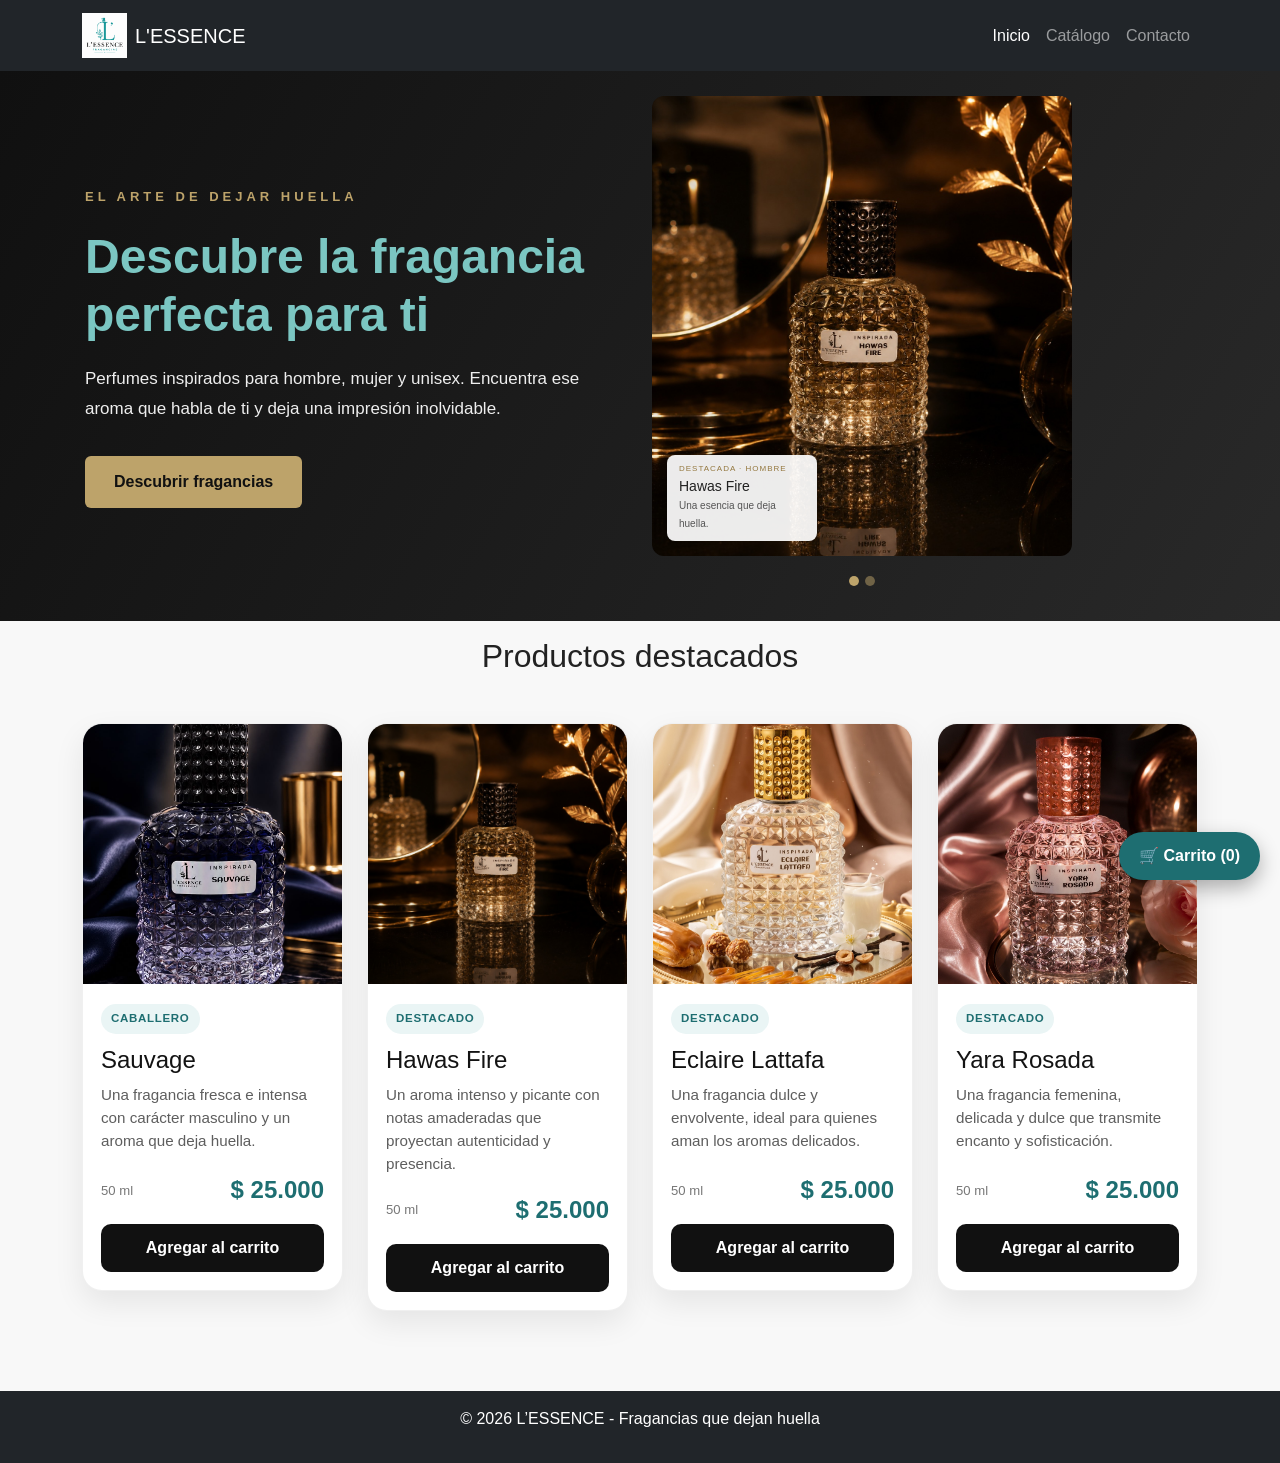
<file: index.html>
<!DOCTYPE html>
<html lang="es">

<head>

    <meta charset="UTF-8">
    <meta name="viewport" content="width=device-width, initial-scale=1.0">

    <title>L'ESSENCE</title>

    <!-- <link rel="stylesheet" href="css/estilos.css"> -->
    <link href="https://cdn.jsdelivr.net/npm/bootstrap@5.3.7/dist/css/bootstrap.min.css" rel="stylesheet">
    <link rel="stylesheet" href="css/estilos.css">

</head>


<body>




        <nav class="navbar navbar-expand-lg navbar-dark bg-dark">

            <div class="container">

                <a class="navbar-brand d-flex align-items-center" href="index.html">

                    <img src="img/Logo.png" class="logo-navbar" alt="Logo L'ESSENCE">

                    <span class="ms-2">L'ESSENCE</span>

                </a>

                <button class="navbar-toggler" type="button" data-bs-toggle="collapse" data-bs-target="#menu">

                    <span class="navbar-toggler-icon"></span>

                </button>


                <div class="collapse navbar-collapse" id="menu">


                    <ul class="navbar-nav ms-auto">


                        <li class="nav-item">
                            <a class="nav-link active" href="index.html">
                                Inicio
                            </a>
                        </li>


                        <li class="nav-item">
                            <a class="nav-link" href="catalogo.html">
                                Catálogo
                            </a>
                        </li>


                        <!-- <li class="nav-item">
                            <a class="nav-link" href="nosotros.html">
                                Nosotros
                            </a>
                        </li> boton parte superior -->


                        <li class="nav-item">
                            <a class="nav-link" target="_blank" href="https://api.whatsapp.com/send?phone=573053838176&text=Hola estoy interesado en perfumes">
                                Contacto
                            </a>
                        </li>

<!-- 
                        <li class="nav-item">
                            <a class="nav-link" href="login.html">
                                Ingresar
                            </a>
                        </li> Boton parte superior-->


                    </ul>


                </div>

            </div>

        </nav>



       
<section class="hero">
    <div class="container">
        <div class="row align-items-center">

            <div class="col-lg-6 hero-text">
                <span class="hero-subtitle">
                    EL ARTE DE DEJAR HUELLA
                </span>

                <h1>
                    Descubre la fragancia perfecta para ti
                </h1>

                <p>
                    Perfumes inspirados para hombre, mujer y unisex.
                    Encuentra ese aroma que habla de ti y deja
                    una impresión inolvidable.
                </p>

                <a href="catalogo.html"
                   class="btn btn-ver-perfumes">
                    Descubrir fragancias
                </a>
            </div>

            <div class="col-lg-6 hero-imagen">

    <div id="carruselDestacados"
         class="carousel slide carousel-fade hero-foto"
         data-bs-ride="carousel"
         data-bs-interval="4000">

        <div class="carousel-indicators">
            <button type="button" data-bs-target="#carruselDestacados"
                    data-bs-slide-to="0" class="active"></button>
            <button type="button" data-bs-target="#carruselDestacados"
                    data-bs-slide-to="1"></button>
        </div>

        <div class="carousel-inner">

            <!-- Hawas Fire (hombre) -->
            <div class="carousel-item active">
                <img src="img/perfumes/HawasFire.jpeg"
                     alt="Perfume Hawas Fire de L'ESSENCE"
                     class="perfume-principal">

                <div class="info-perfume">
                    <span>DESTACADA · HOMBRE</span>
                    <h3>Hawas Fire</h3>
                    <p>Una esencia que deja huella.</p>
                </div>
            </div>

            <!-- Yara (mujer) -->
            <div class="carousel-item">
                <img src="img/perfumes/Yara.jpeg"
                     alt="Perfume Yara de L'ESSENCE"
                     class="perfume-principal">

                <div class="info-perfume">
                    <span>DESTACADA · MUJER</span>
                    <h3>Yara</h3>
                    <p>Dulce, suave y delicada.</p>
                </div>
            </div>

        </div>
    </div>

</div>
</section>




        <section class="container py-3">


            <h2 class="text-center mb-5">
                Productos destacados
            </h2>



            <div class="row" id="productos-destacados"> </div> <!-- columna -->
        </section>
            <footer class="bg-dark text-white text-center p-3">

                <p>
                    © 2026 L’ESSENCE - Fragancias que dejan huella
                </p>

            </footer>
            


            <script src="https://cdn.jsdelivr.net/npm/bootstrap@5.3.7/dist/js/bootstrap.bundle.min.js"></script>
            <script src="js/catalog.js"></script>


    </body>

</html>
</file>
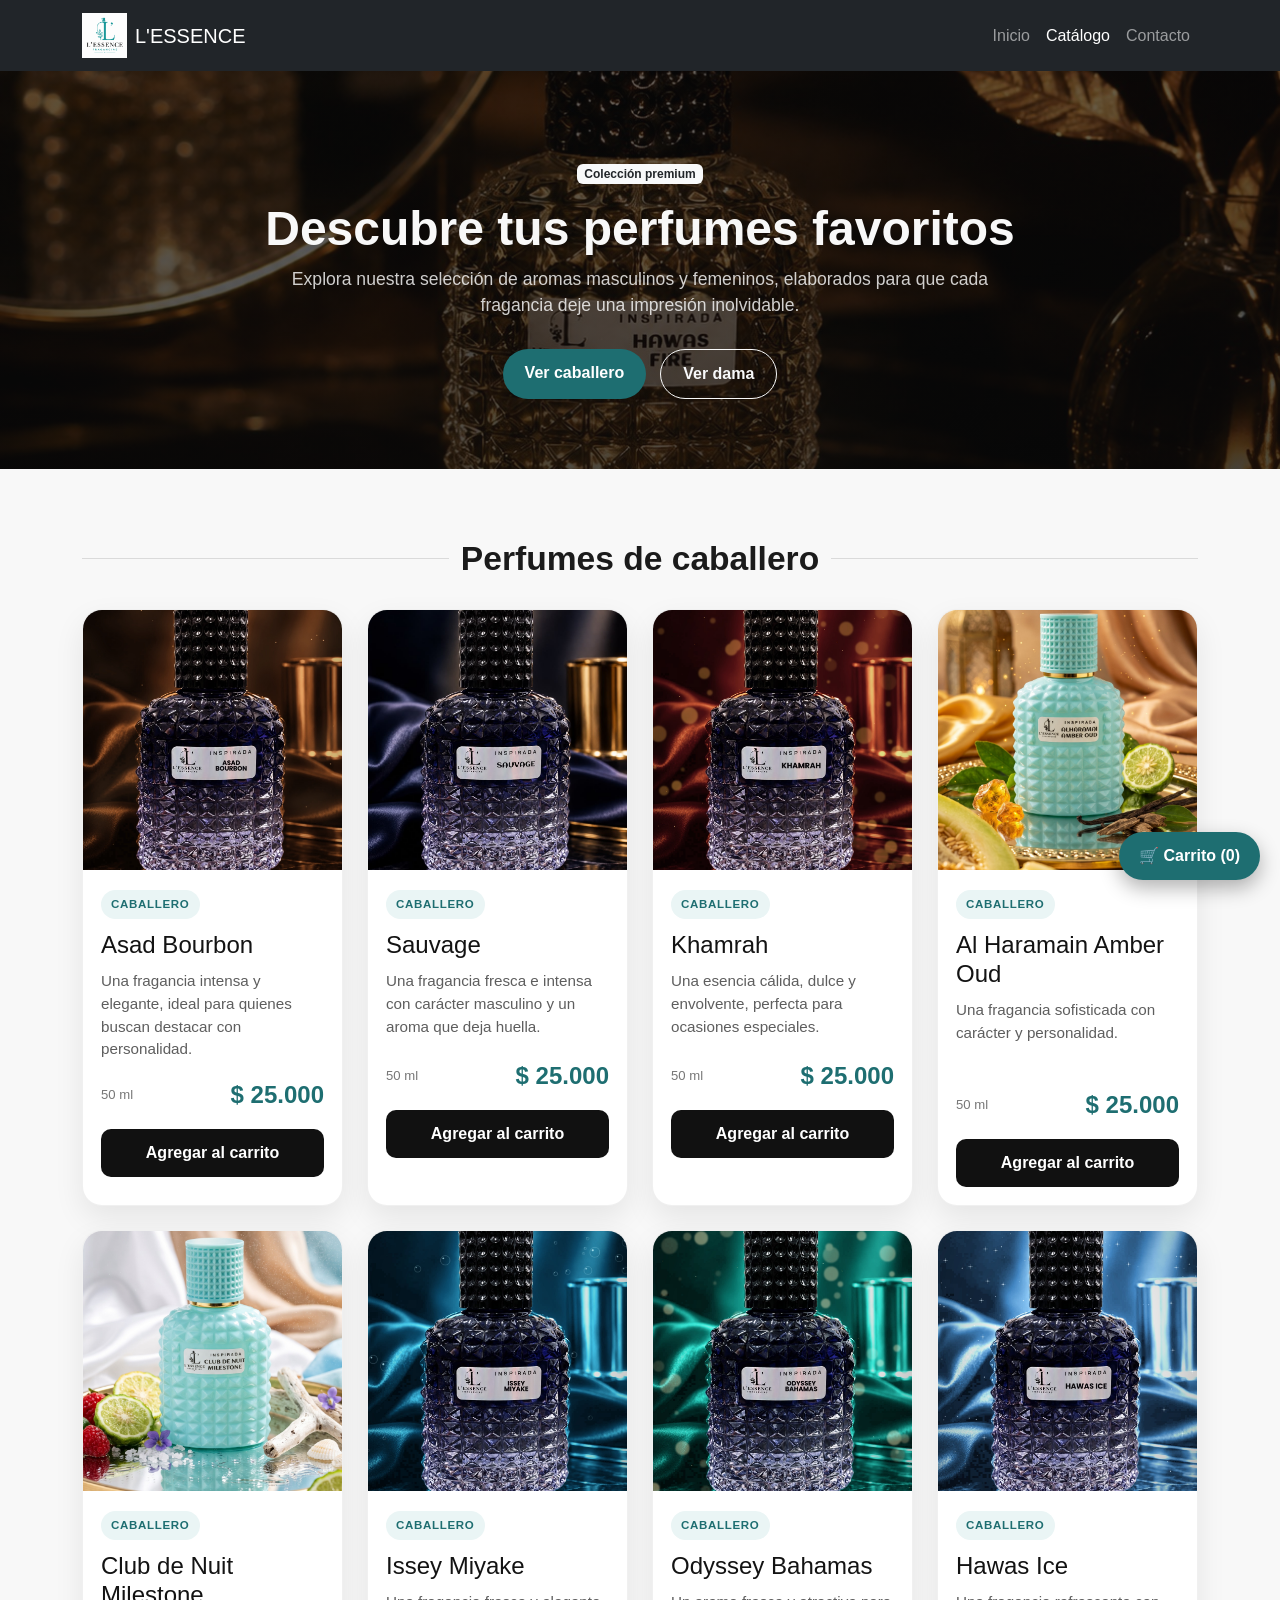
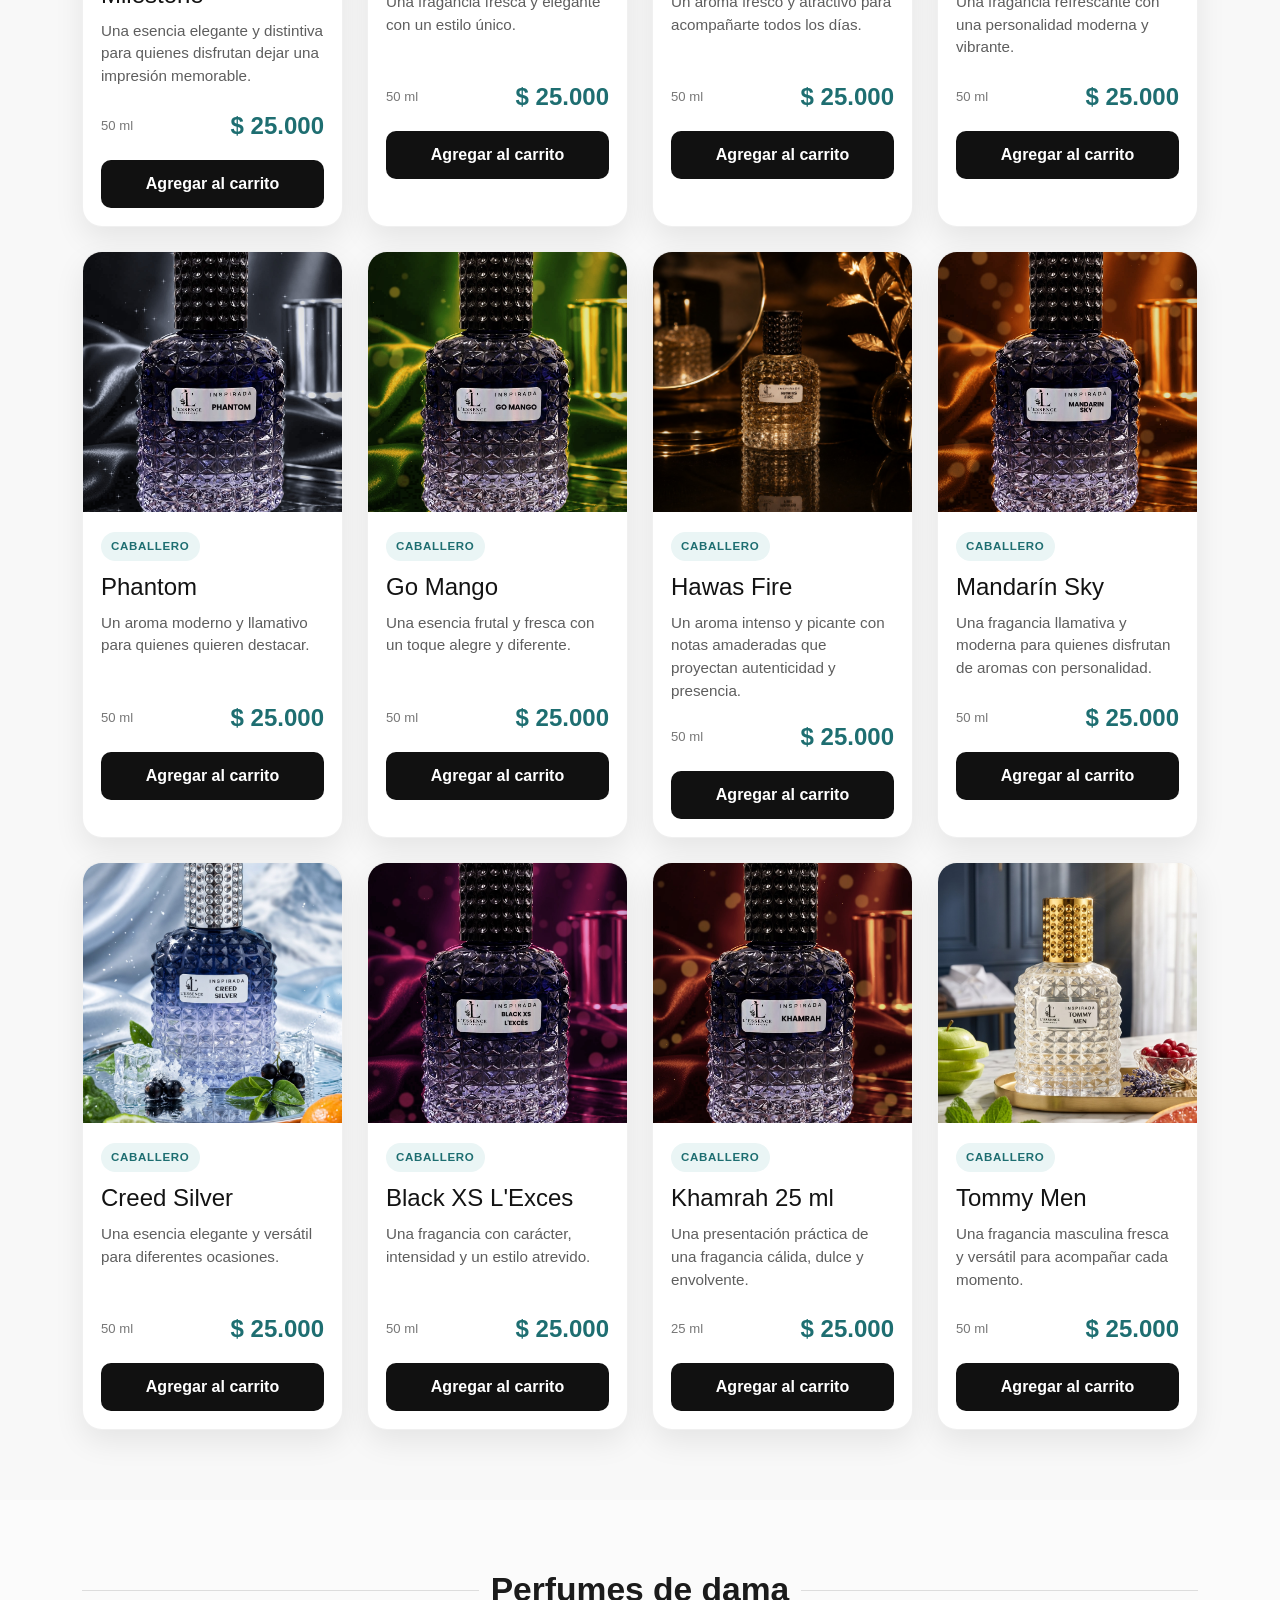
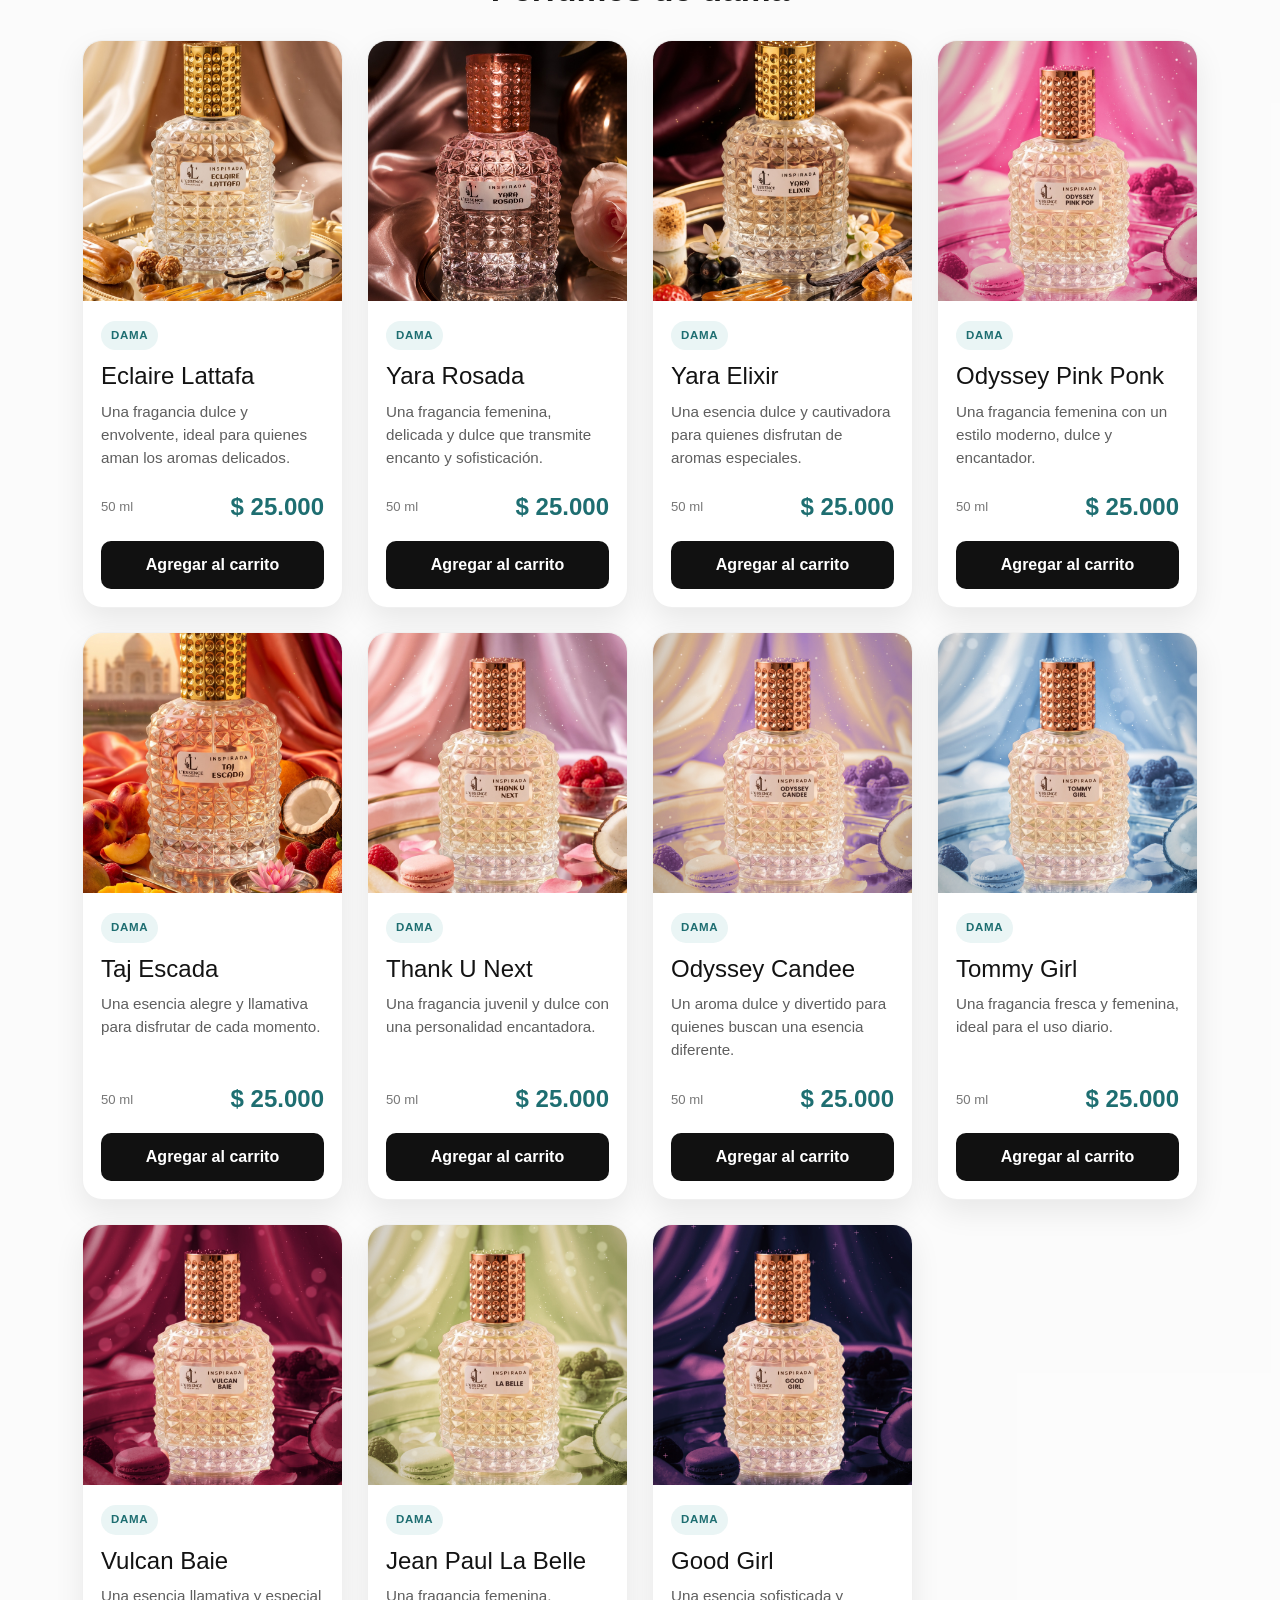
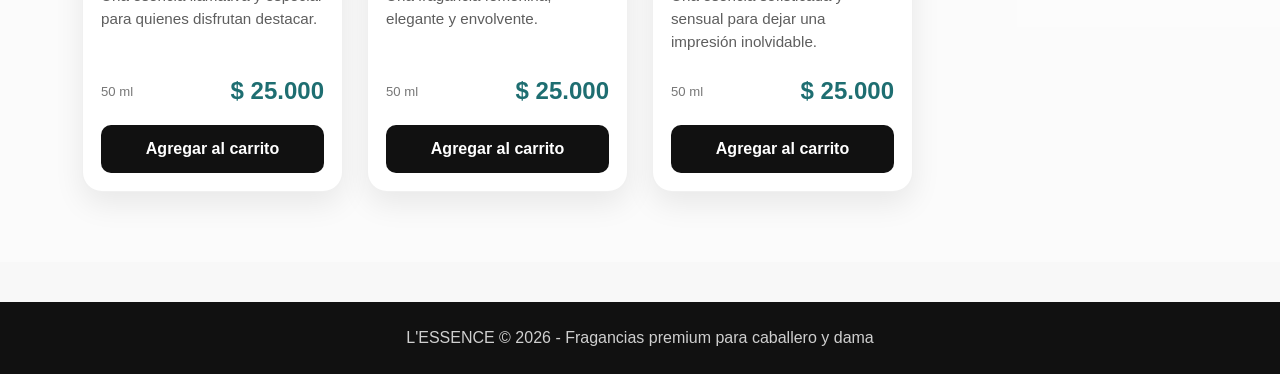
<file: catalogo.html>
<!DOCTYPE html>
<html lang="es">
<head>
    <meta charset="UTF-8">
    <meta name="viewport" content="width=device-width, initial-scale=1.0">
    <title>Catálogo | L'ESSENCE</title>
    <link href="https://cdn.jsdelivr.net/npm/bootstrap@5.3.7/dist/css/bootstrap.min.css" rel="stylesheet">
    <link rel="stylesheet" href="css/estilos.css">
</head>
<body>

    <nav class="navbar navbar-expand-lg navbar-dark bg-dark">
        <div class="container">
            <a class="navbar-brand d-flex align-items-center" href="index.html">
                <img src="img/Logo.png" class="logo-navbar" alt="Logo L'ESSENCE">
                <span class="ms-2">L'ESSENCE</span>
            </a>

            <button class="navbar-toggler" type="button" data-bs-toggle="collapse" data-bs-target="#menu">
                <span class="navbar-toggler-icon"></span>
            </button>

            <div class="collapse navbar-collapse" id="menu">
                <ul class="navbar-nav ms-auto">
                    <li class="nav-item"><a class="nav-link" href="index.html">Inicio</a></li>
                    <li class="nav-item"><a class="nav-link active" href="catalogo.html">Catálogo</a></li>
                    <li class="nav-item"><a class="nav-link" target="_blank" href="https://api.whatsapp.com/send?phone=573053838176&text=Hola estoy interesado en perfumes">Contacto</a></li>
                </ul>
            </div>
        </div>
    </nav>

    <section class="catalog-hero">
        <div class="container text-center">
            <span class="badge bg-light text-dark mb-3">Colección premium</span>
            <h1>Descubre tus perfumes favoritos</h1>
            <p>Explora nuestra selección de aromas masculinos y femeninos, elaborados para que cada fragancia deje una impresión inolvidable.</p>
            <div class="catalog-actions">
                <a class="btn btn-primary" href="#caballero">Ver caballero</a>
                <a class="btn btn-outline-light" href="#dama">Ver dama</a>
            </div>
        </div>
    </section>

    <section id="caballero" class="gender-section">
        <div class="container">
            <div class="section-title">
                <div class="line"></div>
                <h2>Perfumes de caballero</h2>
                <div class="line"></div>
            </div>

            <div id="caballero-grid" class="catalog-grid"></div>
        </div>
    </section>

    <section id="dama" class="gender-section" style="background: rgba(255,255,255,0.5);">
        <div class="container">
            <div class="section-title">
                <div class="line"></div>
                <h2>Perfumes de dama</h2>
                <div class="line"></div>
            </div>

            <div id="dama-grid" class="catalog-grid"></div>
        </div>
    </section>

    <footer>
        L'ESSENCE © 2026 - Fragancias premium para caballero y dama
    </footer>

    <script src="https://cdn.jsdelivr.net/npm/bootstrap@5.3.7/dist/js/bootstrap.bundle.min.js"></script>
    <script src="js/catalog.js"></script>
</body>
</html>
</file>
<file: css/estilos.css>
/* Configuración general */

* {
    margin: 0;
    padding: 0;
    box-sizing: border-box;
}


body {

    font-family: Arial, sans-serif;
    background-color: #f8f8f8;
    color: #222;

}


/* Encabezado */

header {

    background-color: #111;
    color: white;
    padding: 20px;
    text-align: center;

}


header h1 {

    color: #d4af37;
    font-size: 40px;

}


/* Contenido principal */

.contenedor {

    width: 90%;
    margin: auto;
    padding: 40px;

}


.productos {

    display: flex;
    gap: 20px;
    justify-content: center;

}


.card {

    background: white;
    width: 250px;
    padding: 20px;
    border-radius: 10px;
    box-shadow: 0 5px 15px rgba(0, 0, 0, 0.2);
    text-align: center;

}


.card h3 {

    color: #d4af37;

}


.boton {

    display: inline-block;
    background: #111;
    color: white;
    padding: 10px 20px;
    text-decoration: none;
    border-radius: 5px;

}


.boton:hover {

    background: #d4af37;
    color: #111;

}

.hero {

    background: linear-gradient(90deg,
            #111,
            #333);

    color: white;

    padding: 80px 0;

}


.hero h1 {

    font-size: 45px;

    font-weight: bold;

    color: #1e6e71;

}


.card {

    border: none;

    margin-bottom: 20px;

    transition: .3s;

}


.card:hover {

    transform: translateY(-10px);

}


footer {

    margin-top: 40px;

}

img {
    max-width: 100%;
    height: auto;
}

.logo-navbar {

    height: 45px;

    width: auto;

}

/* Imagen principal del perfume */
.hero-foto {
    position: relative;
    display: inline-block;
    width: 100%;
    max-width: 420px;
}

.perfume-principal {
    display: block;
    width: 100%;
    height: 460px;
    max-width: none;
    object-fit: cover;
    border-radius: 12px;
}

.producto-card {

    border: none;
    border-radius: 20px;
    overflow: hidden;
    transition: .4s;

}

.producto-card {

    transition: all .35s ease;

}

.producto-card:hover {

    transform: translateY(-12px);

    box-shadow: 0 20px 45px rgba(0, 0, 0, .25);

}

.producto-card img {

    height: 260px;
    width: 100%;
    object-fit: cover;

    transition: transform .5s ease;

}

.producto-card h4 {

    font-weight: bold;

}

.marca {

    color: #666;

    font-size: 14px;

}

.precio {

    color: #1e6e71;
    font-size: 25px;
    font-weight: bold;

}

.producto-card {

    border: none;
    border-radius: 20px;
    overflow: hidden;

    transition: all .35s ease;

}

.producto-card:hover img {

    transform: scale(1.25);

}

.catalog-hero {
    background:
        linear-gradient(rgba(10, 10, 10, 0.62), rgba(10, 10, 10, 0.72)),
        url("../img/perfumes/HawasFire.jpeg") center 48% / cover no-repeat;
    color: white;
    padding: 90px 0 70px;
}

.catalog-hero h1 {
    font-size: 3rem;
    font-weight: 700;
    color: #f8f8f8;
}

.catalog-hero p {
    font-size: 1.1rem;
    color: rgba(255, 255, 255, 0.8);
    max-width: 700px;
    margin: 0 auto;
}

.catalog-actions {
    display: flex;
    justify-content: center;
    flex-wrap: wrap;
    gap: 14px;
    margin-top: 30px;
}

.catalog-actions a {
    text-decoration: none;
    padding: 12px 22px;
    border-radius: 999px;
    font-weight: 600;
    transition: 0.3s ease;
}

.catalog-actions .btn-primary {
    background: #1e6e71;
    border: none;
}

.catalog-actions .btn-primary:hover {
    background: #164f52;
}

.catalog-actions .btn-outline-light:hover {
    background: white;
    color: #111;
}

.gender-section {
    padding: 70px 0;
}

.section-title {
    display: flex;
    align-items: center;
    gap: 12px;
    margin-bottom: 30px;
}

.section-title .line {
    flex: 1;
    height: 1px;
    background: rgba(0, 0, 0, 0.12);
}

.section-title h2 {
    margin: 0;
    font-weight: 700;
    color: #1b1b1b;
    font-size: 2.1rem;
}

.catalog-grid {
    display: grid;
    grid-template-columns: repeat(4, 1fr);
    gap: 24px;
}

.product-card {
    background: #fff;
    border: 1px solid rgba(0, 0, 0, 0.06);
    border-radius: 20px;
    overflow: hidden;
    box-shadow: 0 12px 30px rgba(0, 0, 0, 0.08);
    transition: transform 0.3s ease, box-shadow 0.3s ease;
    width: 100%;
}

.product-card:hover {
    transform: translateY(-8px);
    box-shadow: 0 18px 40px rgba(0, 0, 0, 0.12);
}

.product-card img {
    width: 100%;
    height: 260px;
    object-fit: cover;
}

.product-info {
    padding: 20px 18px 18px;
}

.tag {
    display: inline-block;
    background: #eaf5f5;
    color: #1e6e71;
    padding: 6px 10px;
    border-radius: 999px;
    font-size: 0.72rem;
    font-weight: 700;
    letter-spacing: 0.06em;
    text-transform: uppercase;
}

.product-info h3 {
    font-size: 1.5rem;
    margin: 12px 0 10px;
    color: #131313;
}

.product-info p {
    color: #5e5e5e;
    font-size: 0.95rem;
    min-height: 72px;
    margin-bottom: 16px;
}

.price-row {
    display: flex;
    justify-content: space-between;
    align-items: center;
    margin-bottom: 16px;
    gap: 10px;
}

.price-row span {
    font-size: 0.82rem;
    color: #777;
}

.price-row strong {
    color: #1e6e71;
    font-size: 1.5rem;
}

.btn-buy {
    width: 100%;
    background: #111;
    color: #fff;
    border: none;
    border-radius: 10px;
    padding: 12px 14px;
    font-weight: 600;
    transition: 0.3s ease;
}

.btn-buy:hover {
    background: #1e6e71;
    color: #fff;
}

footer {
    background: #111;
    color: rgba(255, 255, 255, 0.8);
    text-align: center;
    padding: 24px 16px;
}

@media (max-width: 991.98px) {
    .catalog-grid {
        grid-template-columns: repeat(2, minmax(0, 1fr));
        gap: 16px;
    }
}

@media (max-width: 575.98px) {
    .gender-section {
        padding: 44px 0;
    }

    .section-title h2 {
        font-size: 1.35rem;
        text-align: center;
    }

    .product-card {
        border-radius: 12px;
    }

    .product-card img {
        height: 150px;
    }

    .product-info {
        padding: 12px 10px;
    }

    .product-info h3 {
        font-size: 1rem;
        margin: 8px 0;
    }

    .product-info p {
        font-size: 0.78rem;
        min-height: 0;
        margin-bottom: 10px;
        display: -webkit-box;
        -webkit-box-orient: vertical;
        overflow: hidden;
    }

    .price-row {
        gap: 4px;
        margin-bottom: 10px;
    }

    .price-row strong {
        font-size: 0.95rem;
    }

    .btn-buy {
        padding: 9px 6px;
        font-size: 0.78rem;
    }
}


/* NUEVO DISEÑO PRINCIPAL L'ESSENCE */

.hero {
    background: linear-gradient(120deg, #101010, #292929);
    color: white;
    padding: 25px 0;
    overflow: hidden;
}

.hero-text {
    padding: 35px 15px;
}

.hero-subtitle {
    color: #bda36a;
    letter-spacing: 4px;
    font-size: 13px;
    font-weight: bold;
}

.hero h1 {
    color: #7bc6c2;
    font-size: 48px;
    font-weight: bold;
    margin: 20px 0;
    line-height: 1.2;
}

.hero p {
    color: #eeeeee;
    font-size: 17px;
    line-height: 1.8;
    max-width: 520px;
}

.btn-ver-perfumes {
    display: inline-block;
    background: #bda36a;
    color: #111;
    padding: 13px 28px;
    border-radius: 6px;
    text-decoration: none;
    font-weight: bold;
    margin-top: 15px;
    transition: .3s;
}

.btn-ver-perfumes:hover {
    background: #7bc6c2;
    color: #111;
    transform: translateY(-3px);
}









/* Adaptación para celulares */

@media (max-width: 767px) {
    .hero {
        padding: 35px 0;
    }

    .hero h1 {
        font-size: 34px;
    }

    .hero-text {
        padding: 20px 15px;
    }

    .hero-imagen {
        margin-top: 20px;
        min-height: 380px;
    }

   .perfume-principal {
    max-width: 430px;
    height: 380px;
    object-fit: contain;
}

.hero {
    padding: 40px 0;
}

    
}

/* Espacio provisional para fotografías pendientes */
.product-image-placeholder {
    width: 100%;
    height: 260px;
    display: flex;
    justify-content: center;
    align-items: center;
    background: linear-gradient(135deg, #171717, #333);
    color: #bda36a;
    text-align: center;
    font-size: 14px;
    letter-spacing: 1px;
    padding: 15px;
}

@media (max-width: 575.98px) {
    .product-image-placeholder {
        height: 150px;
        font-size: 11px;
    }
}

.info-perfume {
    position: absolute;
    bottom: 15px;
    left: 15px;
    background: rgba(255, 255, 255, .92);
    color: #222;
    padding: 8px 12px;
    border-radius: 8px;
    width: 150px;
}

.info-perfume span {
    display: block;
    font-size: 8px;
    letter-spacing: 1px;
    color: #94783f;
}

.info-perfume h3 {
    font-size: 14px;
    margin: 3px 0 2px;
}

.info-perfume p {
    color: #555;
    font-size: 10px;
    margin: 0;
}

.hero-foto {
    margin-bottom: 40px;
}

.hero-foto .carousel-indicators {
    bottom: -40px;
    margin-bottom: 0;
}

.hero-foto .carousel-indicators [data-bs-target] {
    width: 10px;
    height: 10px;
    border-radius: 50%;
    background-color: #bda36a;
}

.carrito-flotante {
  position: fixed;
  bottom: 20px;
  right: 20px;
  background: #1e6e71;
  color: #fff;
  border: none;
  border-radius: 999px;
  padding: 12px 20px;
  font-weight: 600;
  box-shadow: 0 8px 20px rgba(0, 0, 0, .3);
  z-index: 1000;
}

.carrito-flotante:hover {
  background: #164f52;
}

.carrito-item {
  display: flex;
  justify-content: space-between;
  align-items: center;
  padding: 10px 0;
  border-bottom: 1px solid rgba(0, 0, 0, .08);
}

.carrito-item-info {
  display: flex;
  flex-direction: column;
}

.carrito-item-info small {
  color: #777;
}

.carrito-item-controles {
  display: flex;
  align-items: center;
  gap: 10px;
}

.carrito-item-controles button {
  width: 30px;
  height: 30px;
  border: 1px solid #ccc;
  background: #fff;
  border-radius: 50%;
  line-height: 1;
}

.carrito-item-controles button:hover {
  background: #1e6e71;
  color: #fff;
  border-color: #1e6e71;
}
</file>
